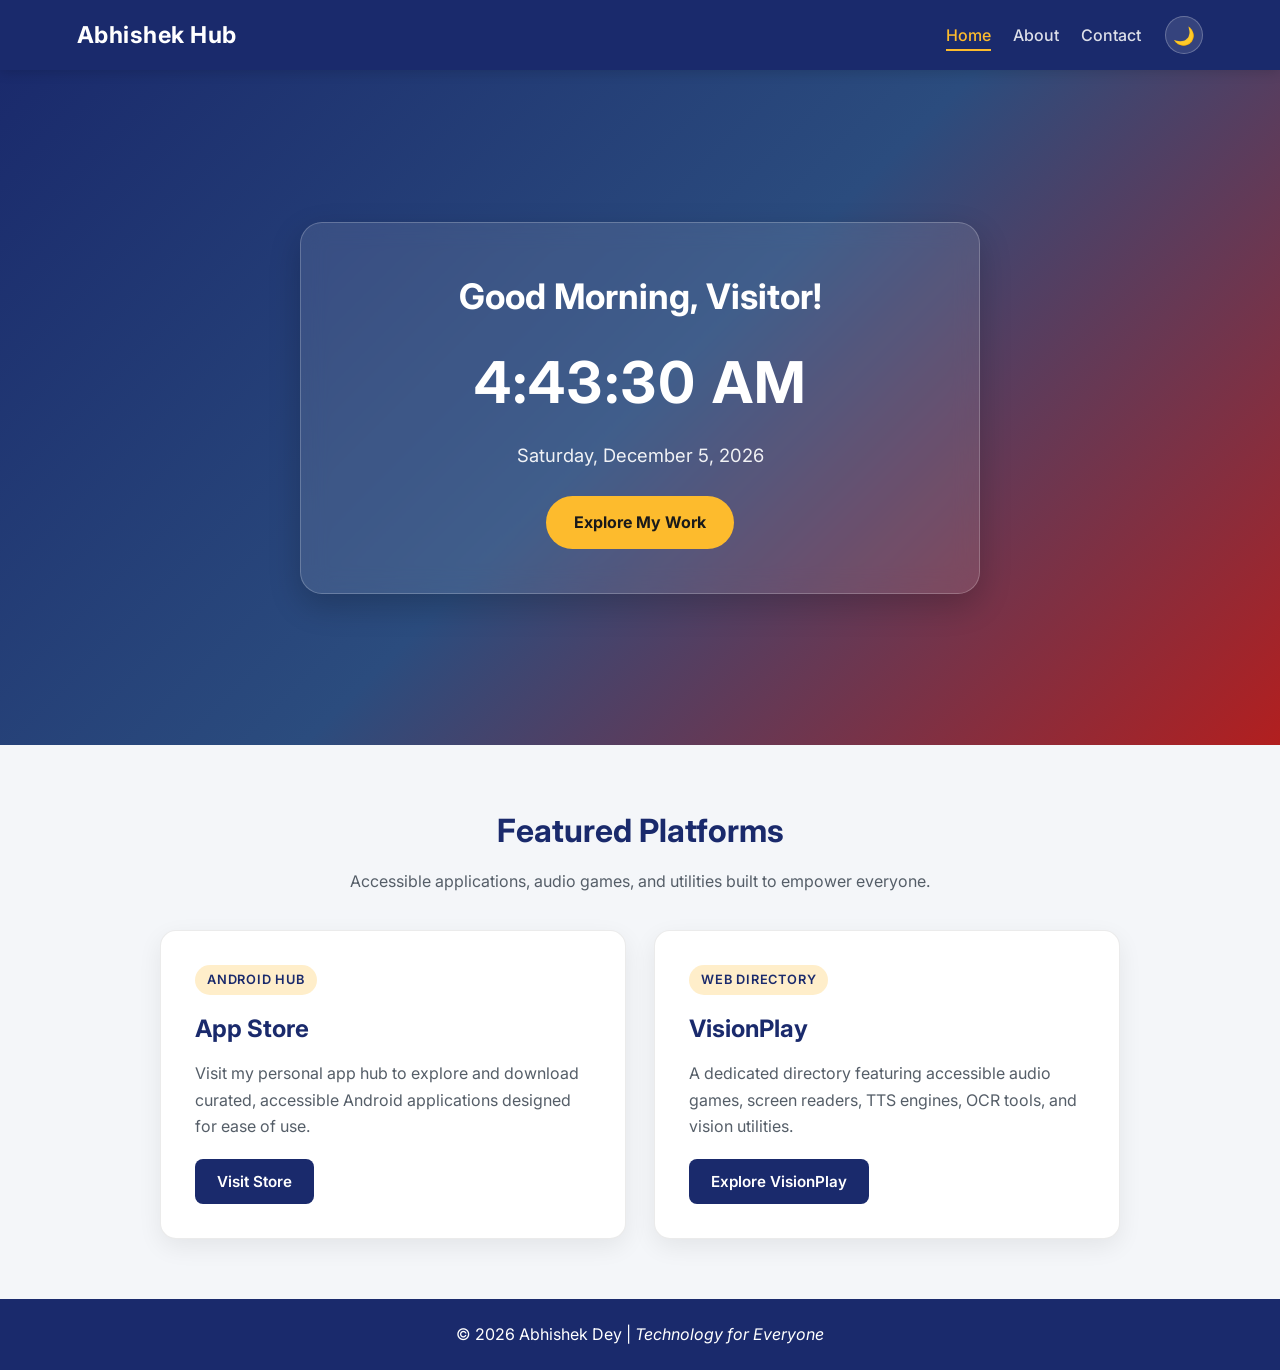
<file: index.html>
<!DOCTYPE html>
<html lang="en">
<head>
    <meta charset="UTF-8">
    <meta name="viewport" content="width=device-width, initial-scale=1.0">
    <title>Abhishek Hub | Home</title>
    <link rel="preconnect" href="https://fonts.googleapis.com">
    <link rel="preconnect" href="https://fonts.gstatic.com" crossorigin>
    <link href="https://fonts.googleapis.com/css2?family=Inter:wght@400;500;600;700&display=swap" rel="stylesheet">
    <link rel="stylesheet" href="css/style.css">
</head>
<body>

    <nav aria-label="Main Navigation">
        <a href="index.html" class="logo">Abhishek Hub</a>
        <div class="nav-right">
            <ul class="nav-links">
                <li><a href="index.html" class="active" aria-current="page">Home</a></li>
                <li><a href="about.html">About</a></li>
                <li><a href="contact.html">Contact</a></li>
            </ul>
            <button id="theme-toggle" class="theme-btn" aria-label="Switch to Dark Mode" title="Toggle Dark/Light Mode">
                <span id="theme-icon">🌙</span>
            </button>
        </div>
    </nav>

    <header class="hero-section">
        <div class="overlay">
            <h1 id="greeting-box">Loading...</h1>
            <div id="clock-box" role="timer" aria-label="Current Time">00:00:00</div>
            <p id="date-box">Fetching date...</p>
            <a href="#projects" class="cta-btn">Explore My Work</a>
        </div>
    </header>

    <main>
        <section id="projects" class="services">
            <div class="container">
                <h2>Featured Platforms</h2>
                <p class="section-subtitle">Accessible applications, audio games, and utilities built to empower everyone.</p>
                
                <div class="grid">
                    <article class="service-card">
                        <div class="card-badge">Android Hub</div>
                        <h3>App Store</h3>
                        <p>Visit my personal app hub to explore and download curated, accessible Android applications designed for ease of use.</p>
                        <a href="accessible-android-appstore/" class="card-btn">Visit Store</a>
                    </article>

                    <article class="service-card">
                        <div class="card-badge">Web Directory</div>
                        <h3>VisionPlay</h3>
                        <p>A dedicated directory featuring accessible audio games, screen readers, TTS engines, OCR tools, and vision utilities.</p>
                        <a href="https://abhishekdey-hub.github.io/VisionPlay/" target="_blank" rel="noopener noreferrer" class="card-btn">Explore VisionPlay</a>
                    </article>
                </div>
            </div>
        </section>
    </main>

    <footer>
        <p>&copy; 2026 Abhishek Dey | <em>Technology for Everyone</em></p>
    </footer>

    <script src="js/script.js"></script>
</body>
</html>
</file>
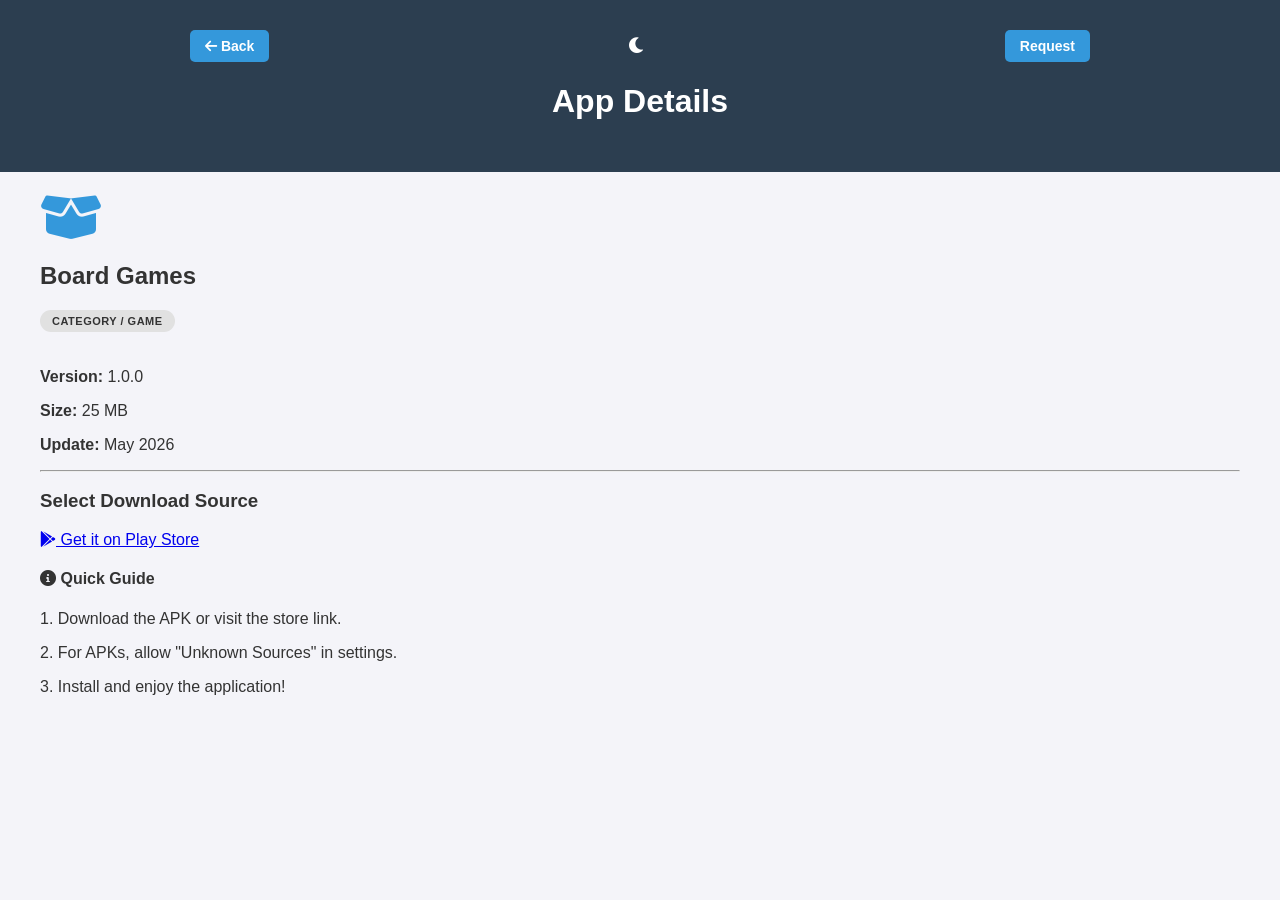
<file: accessible-android-appstore/games/board-games/index.html>
<!DOCTYPE html>
<html lang="en">
<head>
    <meta charset="UTF-8">
    <meta name="viewport" content="width=device-width, initial-scale=1.0">
    <title>Board Games</title>
    <link rel="stylesheet" href="../../assets/css/style.css">
    <link rel="stylesheet" href="https://cdnjs.cloudflare.com/ajax/libs/font-awesome/6.0.0/css/all.min.css">
</head>
<body>

    <header>
        <div class="top-bar">
            <a href="../../index.html" class="request-btn" aria-label="Go back to store">
                <i class="fas fa-arrow-left"></i> Back
            </a>

            <button id="darkModeToggle" onclick="toggleDarkMode()" aria-label="Toggle Dark Mode">
                <i class="fas fa-moon"></i>
            </button>

            <button class="request-btn" onclick="requestApp()" aria-label="Request an app">Request</button>
        </div>
        <h1>App Details</h1>
    </header>

    <main class="container">
        <div class="download-container">
            <div class="app-header-main">
                <i class="fas fa-box-open" style="font-size: 50px; color: var(--primary-color);"></i>
                <h2>Board Games</h2>
                <span class="badge">Category / Game</span>
            </div>

            <div class="app-info-table">
                <p><strong>Version:</strong> 1.0.0</p>
                <p><strong>Size:</strong> 25 MB</p>
                <p><strong>Update:</strong> May 2026</p>
            </div>

            <hr>

            <h3>Select Download Source</h3>
            
            <div class="dl-group">
                                <a href="https://play.google.com/store/apps/details?id=com.labs.ludo" target="_blank" class="dl-link dl-playstore" aria-label="Get it on Google Play Store">
                    <i class="fab fa-google-play"></i> Get it on Play Store
                </a>

                            </div>

            <div class="install-guide">
                <h4><i class="fas fa-info-circle"></i> Quick Guide</h4>
                <p>1. Download the APK or visit the store link.</p>
                <p>2. For APKs, allow "Unknown Sources" in settings.</p>
                <p>3. Install and enjoy the application!</p>
            </div>
        </div>
    </main>

    <script src="../../assets/js/apps.js"></script>
</body>
</html>
</file>
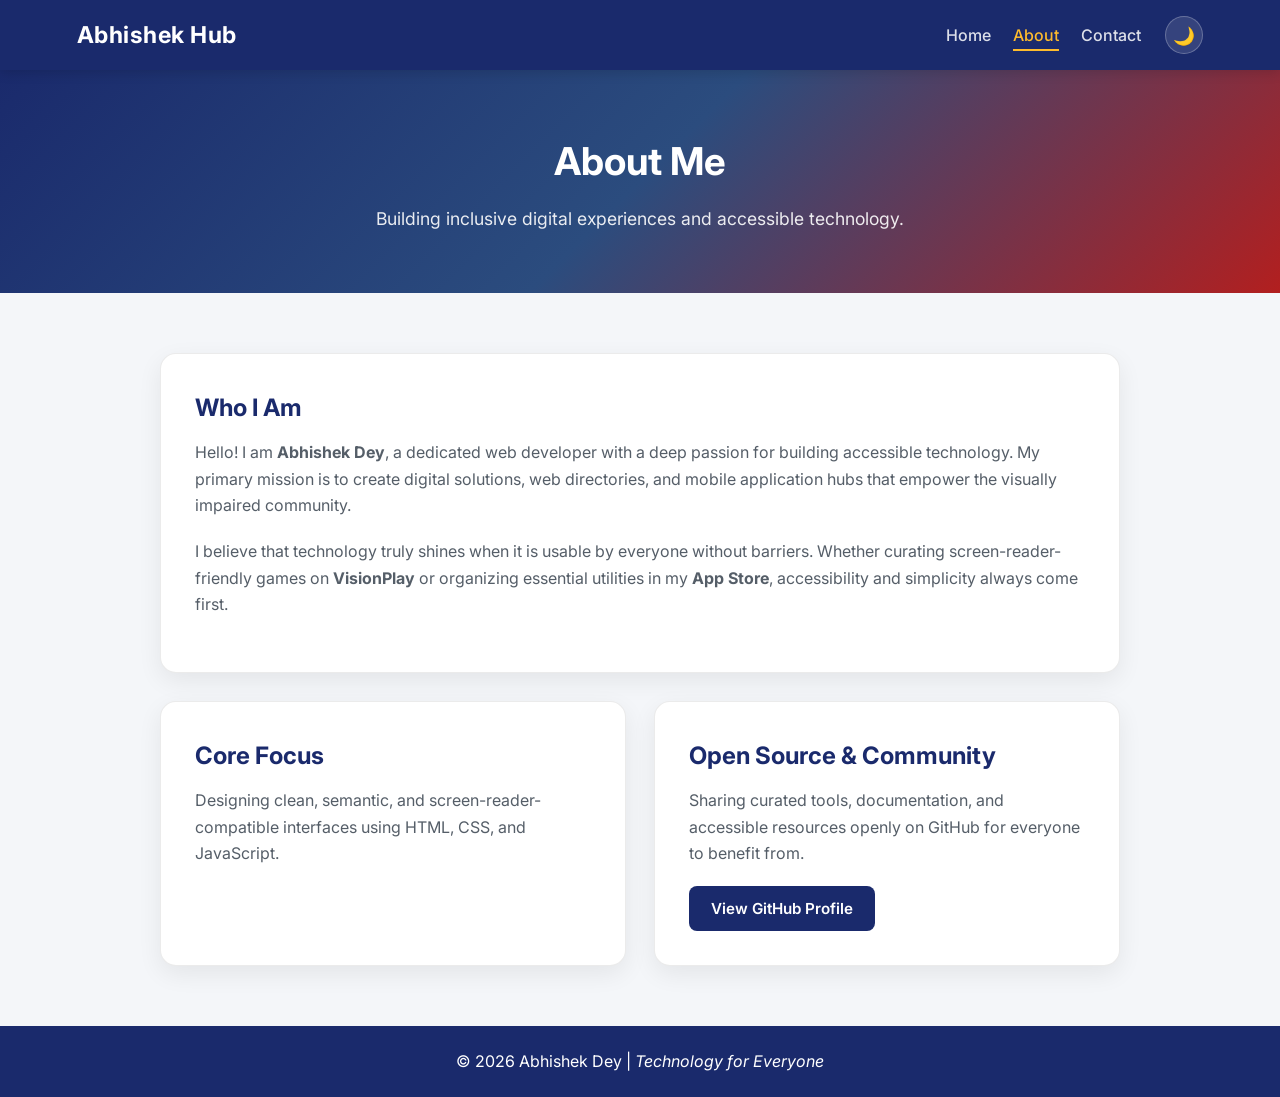
<file: about.html>
<!DOCTYPE html>
<html lang="en">
<head>
    <meta charset="UTF-8">
    <meta name="viewport" content="width=device-width, initial-scale=1.0">
    <title>About | Abhishek Hub</title>
    <link rel="preconnect" href="https://fonts.googleapis.com">
    <link rel="preconnect" href="https://fonts.gstatic.com" crossorigin>
    <link href="https://fonts.googleapis.com/css2?family=Inter:wght@400;500;600;700&display=swap" rel="stylesheet">
    <link rel="stylesheet" href="css/style.css">
</head>
<body>

    <nav aria-label="Main Navigation">
        <a href="index.html" class="logo">Abhishek Hub</a>
        <div class="nav-right">
            <ul class="nav-links">
                <li><a href="index.html">Home</a></li>
                <li><a href="about.html" class="active" aria-current="page">About</a></li>
                <li><a href="contact.html">Contact</a></li>
            </ul>
            <button id="theme-toggle" class="theme-btn" aria-label="Switch to Dark Mode" title="Toggle Dark/Light Mode">
                <span id="theme-icon">🌙</span>
            </button>
        </div>
    </nav>

    <header class="page-header">
        <div class="container">
            <h1>About Me</h1>
            <p>Building inclusive digital experiences and accessible technology.</p>
        </div>
    </header>

    <main>
        <section class="content-section">
            <div class="container">
                <div class="info-card">
                    <h2>Who I Am</h2>
                    <p>Hello! I am <strong>Abhishek Dey</strong>, a dedicated web developer with a deep passion for building accessible technology. My primary mission is to create digital solutions, web directories, and mobile application hubs that empower the visually impaired community.</p>
                    <p>I believe that technology truly shines when it is usable by everyone without barriers. Whether curating screen-reader-friendly games on <strong>VisionPlay</strong> or organizing essential utilities in my <strong>App Store</strong>, accessibility and simplicity always come first.</p>
                </div>

                <div class="grid two-col">
                    <div class="service-card">
                        <h3>Core Focus</h3>
                        <p>Designing clean, semantic, and screen-reader-compatible interfaces using HTML, CSS, and JavaScript.</p>
                    </div>
                    <div class="service-card">
                        <h3>Open Source & Community</h3>
                        <p>Sharing curated tools, documentation, and accessible resources openly on GitHub for everyone to benefit from.</p>
                        <a href="https://github.com/abhishekdey-hub" target="_blank" rel="noopener noreferrer" class="card-btn">View GitHub Profile</a>
                    </div>
                </div>
            </div>
        </section>
    </main>

    <footer>
        <p>&copy; 2026 Abhishek Dey | <em>Technology for Everyone</em></p>
    </footer>

    <script src="js/script.js"></script>
</body>
</html>
</file>
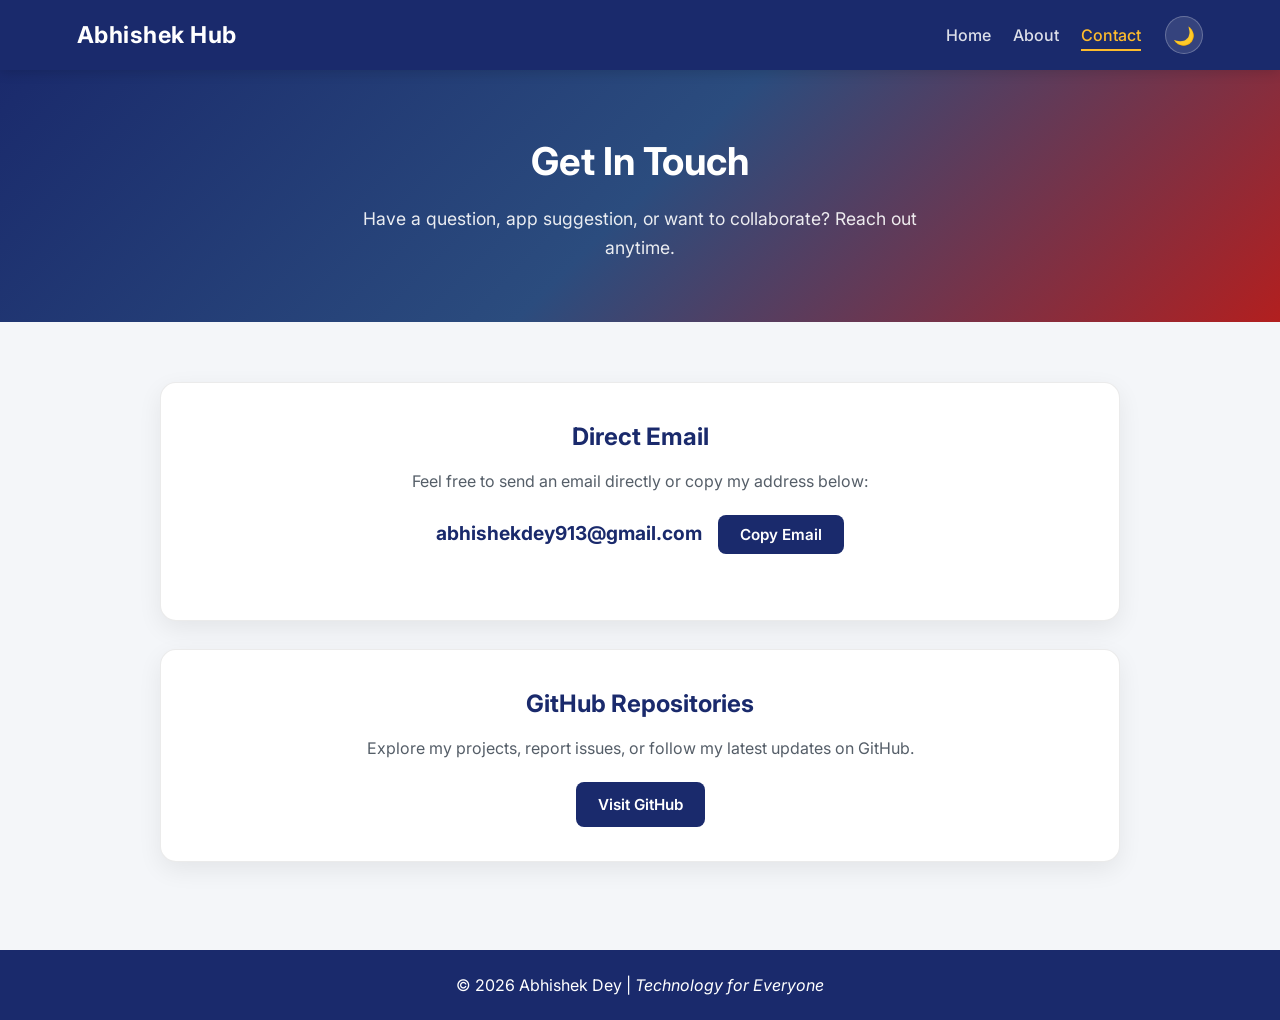
<file: contact.html>
<!DOCTYPE html>
<html lang="en">
<head>
    <meta charset="UTF-8">
    <meta name="viewport" content="width=device-width, initial-scale=1.0">
    <title>Contact | Abhishek Hub</title>
    <link rel="preconnect" href="https://fonts.googleapis.com">
    <link rel="preconnect" href="https://fonts.gstatic.com" crossorigin>
    <link href="https://fonts.googleapis.com/css2?family=Inter:wght@400;500;600;700&display=swap" rel="stylesheet">
    <link rel="stylesheet" href="css/style.css">
</head>
<body>

    <nav aria-label="Main Navigation">
        <a href="index.html" class="logo">Abhishek Hub</a>
        <div class="nav-right">
            <ul class="nav-links">
                <li><a href="index.html">Home</a></li>
                <li><a href="about.html">About</a></li>
                <li><a href="contact.html" class="active" aria-current="page">Contact</a></li>
            </ul>
            <button id="theme-toggle" class="theme-btn" aria-label="Switch to Dark Mode" title="Toggle Dark/Light Mode">
                <span id="theme-icon">🌙</span>
            </button>
        </div>
    </nav>

    <header class="page-header">
        <div class="container">
            <h1>Get In Touch</h1>
            <p>Have a question, app suggestion, or want to collaborate? Reach out anytime.</p>
        </div>
    </header>

    <main>
        <section class="content-section">
            <div class="container">
                <div class="info-card contact-box">
                    <h2>Direct Email</h2>
                    <p>Feel free to send an email directly or copy my address below:</p>
                    
                    <div class="email-action-group">
                        <a href="mailto:abhishekdey913@gmail.com" class="email-link" id="email-text">abhishekdey913@gmail.com</a>
                        <button id="copy-email-btn" class="card-btn" type="button">Copy Email</button>
                    </div>
                    <p id="copy-status" class="copy-feedback" aria-live="polite"></p>
                </div>

                <div class="info-card contact-box">
                    <h2>GitHub Repositories</h2>
                    <p>Explore my projects, report issues, or follow my latest updates on GitHub.</p>
                    <a href="https://github.com/abhishekdey-hub" target="_blank" rel="noopener noreferrer" class="card-btn">Visit GitHub</a>
                </div>
            </div>
        </section>
    </main>

    <footer>
        <p>&copy; 2026 Abhishek Dey | <em>Technology for Everyone</em></p>
    </footer>

    <script src="js/script.js"></script>
</body>
</html>
</file>
<file: css/style.css>
/* Project: Abhishek Dey Portfolio 
   Style: Modern, Clean, Accessible & Responsive with Dark Mode
*/

:root {
    --bg-color: #f4f6f9;
    --surface-color: #ffffff;
    --text-color: #22262a;
    --text-muted: #555e68;
    --primary-color: #1a2a6c;
    --accent-color: #fdbb2d;
    --accent-hover: #e5a51d;
    --border-color: rgba(0, 0, 0, 0.08);
    --card-shadow: 0 8px 24px rgba(0, 0, 0, 0.07);
    --hero-gradient: linear-gradient(135deg, #1a2a6c, #2b4c7e, #b21f1f);
}

/* Dark Theme Variables */
body.dark-mode {
    --bg-color: #0f172a;
    --surface-color: #1e293b;
    --text-color: #f1f5f9;
    --text-muted: #94a3b8;
    --primary-color: #38bdf8;
    --border-color: rgba(255, 255, 255, 0.1);
    --card-shadow: 0 8px 24px rgba(0, 0, 0, 0.35);
    --hero-gradient: linear-gradient(135deg, #090d16, #1a2a6c, #3b1838);
}

* {
    margin: 0;
    padding: 0;
    box-sizing: border-box;
    font-family: 'Inter', 'Segoe UI', Roboto, sans-serif;
}

html {
    scroll-behavior: smooth;
}

body {
    background-color: var(--bg-color);
    color: var(--text-color);
    line-height: 1.65;
    display: flex;
    flex-direction: column;
    min-height: 100vh;
    transition: background-color 0.3s ease, color 0.3s ease;
}

main {
    flex: 1;
}

/* Navigation Bar */
nav {
    background-color: #1a2a6c;
    color: #ffffff;
    padding: 16px 6%;
    display: flex;
    justify-content: space-between;
    align-items: center;
    position: sticky;
    top: 0;
    z-index: 1000;
    box-shadow: 0 2px 12px rgba(0, 0, 0, 0.15);
}

body.dark-mode nav {
    background-color: #0b1120;
    border-bottom: 1px solid var(--border-color);
}

.logo {
    font-size: 1.45rem;
    font-weight: 700;
    letter-spacing: 0.5px;
    color: #ffffff;
    text-decoration: none;
}

.nav-right {
    display: flex;
    align-items: center;
    gap: 24px;
}

.nav-links {
    list-style: none;
    display: flex;
    gap: 22px;
}

.nav-links a {
    color: rgba(255, 255, 255, 0.85);
    text-decoration: none;
    font-weight: 500;
    padding-bottom: 4px;
    border-bottom: 2px solid transparent;
    transition: color 0.25s, border-color 0.25s;
}

.nav-links a:hover,
.nav-links a.active {
    color: var(--accent-color);
    border-bottom-color: var(--accent-color);
}

.theme-btn {
    background: rgba(255, 255, 255, 0.12);
    border: 1px solid rgba(255, 255, 255, 0.25);
    color: #ffffff;
    width: 38px;
    height: 38px;
    border-radius: 50%;
    cursor: pointer;
    font-size: 1.1rem;
    display: flex;
    align-items: center;
    justify-content: center;
    transition: background 0.25s, transform 0.2s;
}

.theme-btn:hover {
    background: rgba(255, 255, 255, 0.25);
    transform: scale(1.06);
}

/* Home Hero Section */
.hero-section {
    min-height: 75vh;
    background: var(--hero-gradient);
    display: flex;
    justify-content: center;
    align-items: center;
    text-align: center;
    color: #ffffff;
    padding: 40px 20px;
}

.overlay {
    background: rgba(255, 255, 255, 0.1);
    padding: 44px 48px;
    border-radius: 22px;
    backdrop-filter: blur(12px);
    -webkit-backdrop-filter: blur(12px);
    border: 1px solid rgba(255, 255, 255, 0.22);
    max-width: 680px;
    width: 100%;
    box-shadow: 0 12px 32px rgba(0, 0, 0, 0.2);
}

#greeting-box {
    font-size: 2.2rem;
    font-weight: 700;
    margin-bottom: 8px;
}

#clock-box {
    font-size: 3.6rem;
    font-weight: 700;
    margin: 10px 0;
    font-variant-numeric: tabular-nums;
    letter-spacing: 1px;
}

#date-box {
    font-size: 1.15rem;
    margin-bottom: 26px;
    opacity: 0.92;
}

.cta-btn {
    display: inline-block;
    padding: 13px 28px;
    background: var(--accent-color);
    color: #1a1a1a;
    text-decoration: none;
    border-radius: 30px;
    font-weight: 700;
    transition: transform 0.25s, background 0.25s;
}

.cta-btn:hover {
    transform: translateY(-2px);
    background: #ffffff;
}

/* Sub-page Header (About & Contact) */
.page-header {
    background: var(--hero-gradient);
    color: #ffffff;
    padding: 60px 20px;
    text-align: center;
}

.page-header h1 {
    font-size: 2.4rem;
    margin-bottom: 10px;
}

.page-header p {
    font-size: 1.1rem;
    opacity: 0.9;
    max-width: 600px;
    margin: 0 auto;
}

/* Containers & Sections */
.container {
    max-width: 1000px;
    margin: 0 auto;
    padding: 0 20px;
}

.services,
.content-section {
    padding: 60px 0;
}

.services h2 {
    font-size: 2rem;
    text-align: center;
    color: var(--primary-color);
    margin-bottom: 10px;
}

.section-subtitle {
    text-align: center;
    color: var(--text-muted);
    max-width: 600px;
    margin: 0 auto 36px auto;
}

/* Cards Grid */
.grid {
    display: grid;
    grid-template-columns: repeat(auto-fit, minmax(300px, 1fr));
    gap: 28px;
}

.service-card,
.info-card {
    background: var(--surface-color);
    padding: 34px;
    border-radius: 16px;
    border: 1px solid var(--border-color);
    box-shadow: var(--card-shadow);
    transition: transform 0.3s ease, box-shadow 0.3s ease;
}

.service-card {
    display: flex;
    flex-direction: column;
    align-items: flex-start;
    text-align: left;
}

.service-card:hover {
    transform: translateY(-6px);
}

.card-badge {
    font-size: 0.8rem;
    font-weight: 600;
    text-transform: uppercase;
    letter-spacing: 0.8px;
    color: #1a2a6c;
    background: rgba(253, 187, 45, 0.25);
    padding: 4px 12px;
    border-radius: 20px;
    margin-bottom: 14px;
}

body.dark-mode .card-badge {
    color: var(--accent-color);
    background: rgba(253, 187, 45, 0.15);
}

.service-card h3,
.info-card h2 {
    font-size: 1.5rem;
    margin-bottom: 12px;
    color: var(--primary-color);
}

.service-card p,
.info-card p {
    color: var(--text-muted);
    margin-bottom: 20px;
}

.service-card p {
    flex: 1;
}

.card-btn {
    display: inline-block;
    padding: 10px 22px;
    background-color: #1a2a6c;
    color: #ffffff;
    text-decoration: none;
    border: none;
    border-radius: 8px;
    font-size: 0.95rem;
    font-weight: 600;
    cursor: pointer;
    transition: background-color 0.25s, transform 0.2s;
}

body.dark-mode .card-btn {
    background-color: var(--accent-color);
    color: #111827;
}

.card-btn:hover {
    background-color: #2c439e;
    transform: translateY(-2px);
}

body.dark-mode .card-btn:hover {
    background-color: var(--accent-hover);
}

/* About & Contact Specifics */
.info-card {
    margin-bottom: 28px;
}

.contact-box {
    text-align: center;
}

.email-action-group {
    display: flex;
    justify-content: center;
    align-items: center;
    flex-wrap: wrap;
    gap: 16px;
    margin: 20px 0 10px 0;
}

.email-link {
    font-size: 1.2rem;
    font-weight: 700;
    color: var(--primary-color);
    text-decoration: none;
    word-break: break-all;
}

.email-link:hover {
    text-decoration: underline;
}

.copy-feedback {
    font-size: 0.9rem;
    font-weight: 600;
    color: #16a34a;
    min-height: 22px;
    margin-bottom: 0 !important;
}

/* Footer */
footer {
    background: #1a2a6c;
    color: #ffffff;
    padding: 22px;
    text-align: center;
    margin-top: auto;
}

body.dark-mode footer {
    background: #0b1120;
    border-top: 1px solid var(--border-color);
}

/* Responsive Adjustments */
@media (max-width: 650px) {
    nav {
        flex-direction: column;
        gap: 12px;
        padding: 14px 4%;
    }
    .overlay {
        padding: 32px 20px;
    }
    #clock-box {
        font-size: 2.3rem;
    }
    #greeting-box {
        font-size: 1.65rem;
    }
}
</file>
<file: accessible-android-appstore/assets/css/style.css>
/* 1. Color Variables (Theming) */
:root {
    --bg-color: #f4f4f9;
    --text-color: #333;
    --header-bg: #2c3e50;
    --card-bg: #ffffff;
    --primary-color: #3498db;
    --badge-bg: #e1e1e1;
    --shadow: rgba(0,0,0,0.1);
}

/* Dark Mode Colors */
.dark-mode {
    --bg-color: #121212;
    --text-color: #f4f4f9;
    --header-bg: #000000;
    --card-bg: #1e1e1e;
    --primary-color: #1abc9c;
    --badge-bg: #444;
    --shadow: rgba(0,0,0,0.5);
}

/* 2. Global Styles */
body {
    font-family: Arial, Helvetica, sans-serif;
    background-color: var(--bg-color);
    color: var(--text-color);
    margin: 0;
    padding: 0;
    transition: background-color 0.3s, color 0.3s;
}

.container {
    padding: 20px;
    max-width: 1200px;
    margin: 0 auto;
}

/* 3. Header & Navigation */
header {
    background: var(--header-bg);
    color: white;
    padding: 30px 20px;
    text-align: center;
}

.top-bar {
    display: flex;
    justify-content: space-between;
    align-items: center;
    max-width: 900px;
    margin: 0 auto 20px;
}

/* Button & Link Styles */
button {
    cursor: pointer;
    border: none;
    background: none;
    color: white;
    font-size: 18px;
    transition: opacity 0.2s;
}

button:hover {
    opacity: 0.8;
}

.request-btn {
    background: var(--primary-color);
    color: white;
    padding: 8px 15px;
    border-radius: 5px;
    text-decoration: none;
    font-size: 14px;
    font-weight: bold;
}

/* 4. Search Bar & Voice Search */
.search-wrapper {
    position: relative;
    max-width: 500px;
    margin: 20px auto 0;
}

#searchBar {
    width: 100%;
    padding: 12px 45px 12px 20px;
    border-radius: 25px;
    border: none;
    font-size: 16px;
    box-sizing: border-box;
    box-shadow: 0 2px 5px var(--shadow);
    background-color: #fff;
    color: #333;
}

#voiceSearchBtn {
    position: absolute;
    right: 15px;
    top: 50%;
    transform: translateY(-50%);
    color: #333;
    font-size: 18px;
}

/* 5. Category Dropdown Menu */
.dropdown { 
    position: relative; 
    display: inline-block; 
}

.dropbtn { 
    font-size: 16px; 
    font-weight: bold; 
    color: white;
}

.dropdown-content {
    display: none;
    position: absolute;
    background-color: var(--card-bg);
    min-width: 180px;
    box-shadow: 0px 8px 16px var(--shadow);
    z-index: 10;
    border-radius: 8px;
    left: 50%;
    transform: translateX(-50%);
    overflow: hidden;
}

.dropdown-content a {
    color: var(--text-color);
    padding: 12px 16px;
    text-decoration: none;
    display: block;
    text-align: left;
    transition: background 0.2s;
}

.dropdown-content a:hover { 
    background-color: var(--primary-color); 
    color: white; 
}

.show { 
    display: block; 
}

/* 6. Application Grid Layout */
.app-grid {
    display: grid;
    grid-template-columns: repeat(auto-fit, minmax(280px, 1fr));
    gap: 25px;
    margin-top: 30px;
}

/* 7. App Card Styles */
.app-card {
    background: var(--card-bg);
    padding: 25px;
    border-radius: 15px;
    box-shadow: 0 4px 10px var(--shadow);
    transition: transform 0.3s, box-shadow 0.3s;
    color: var(--text-color);
    border: 1px solid rgba(0,0,0,0.05);
}

.app-card:hover {
    transform: translateY(-8px);
    box-shadow: 0 8px 20px var(--shadow);
}

.app-card h3 {
    margin-top: 0;
    color: var(--primary-color);
}

/* 8. Badges & Call-to-Action Buttons */
.badge {
    display: inline-block;
    background: var(--badge-bg);
    color: var(--text-color);
    padding: 5px 12px;
    border-radius: 20px;
    font-size: 11px;
    font-weight: bold;
    margin-bottom: 20px;
    text-transform: uppercase;
    letter-spacing: 0.5px;
}

.btn {
    display: block;
    text-align: center;
    background: var(--primary-color);
    color: white;
    padding: 12px;
    text-decoration: none;
    border-radius: 8px;
    font-weight: bold;
    transition: background 0.3s, filter 0.2s;
}

.btn:hover {
    filter: brightness(1.1);
}
</file>
